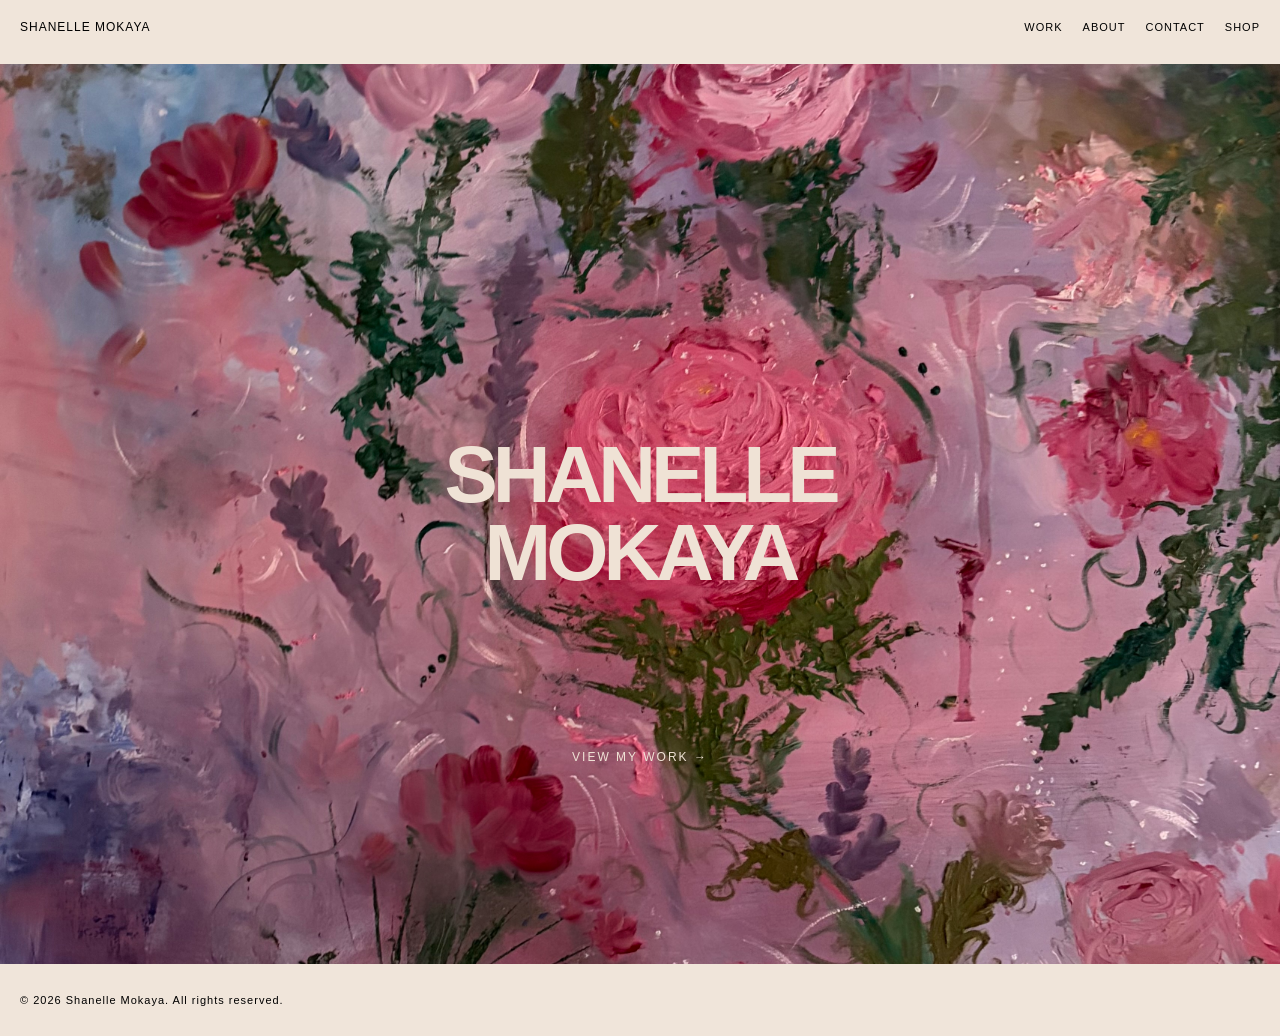
<file: index.html>
<!DOCTYPE html>
<html lang="en"> 
<head>
    <link rel="icon" type="image/jpeg" href="images/favicon.jpg">
    <meta charset="UTF-8">
    <meta name="viewport" content="width=device-width, initial-scale=1.0">

    <title>Shanelle Mokaya — Paintings</title>
    <link rel="stylesheet" href="style.css">
</head>
    <body> 
      <nav>
        <p>SHANELLE MOKAYA</p>
        <button class="menu-toggle" aria-label="Open menu">
    <span></span>
    <span></span>
    <span></span>
</button>
        <div class="navlinks">
        <a href="work.html">Work</a>
        <a href="about.html">About</a>
        <a href="about.html#contact">Contact</a>
       <a href="shop.html">Shop</a> 
        </div>
      </nav>  
        <section class="hero">
            <img class="hero-image"
            src="images/flowers.jpg"
             alt="Beauty-in-Chaos " >  
        <div class="hero-text">
        <h1>SHANELLE MOKAYA</h1> 
        </div>
    <a class="view-work" href="work.html">
        VIEW MY WORK →
    </a>
        </section>
    </div>
    <footer class="site-footer">
    <p>© 2026 Shanelle Mokaya. All rights reserved.</p>
</footer>
        <script src="script.js"></script>
    </body> 
</html>
</file>
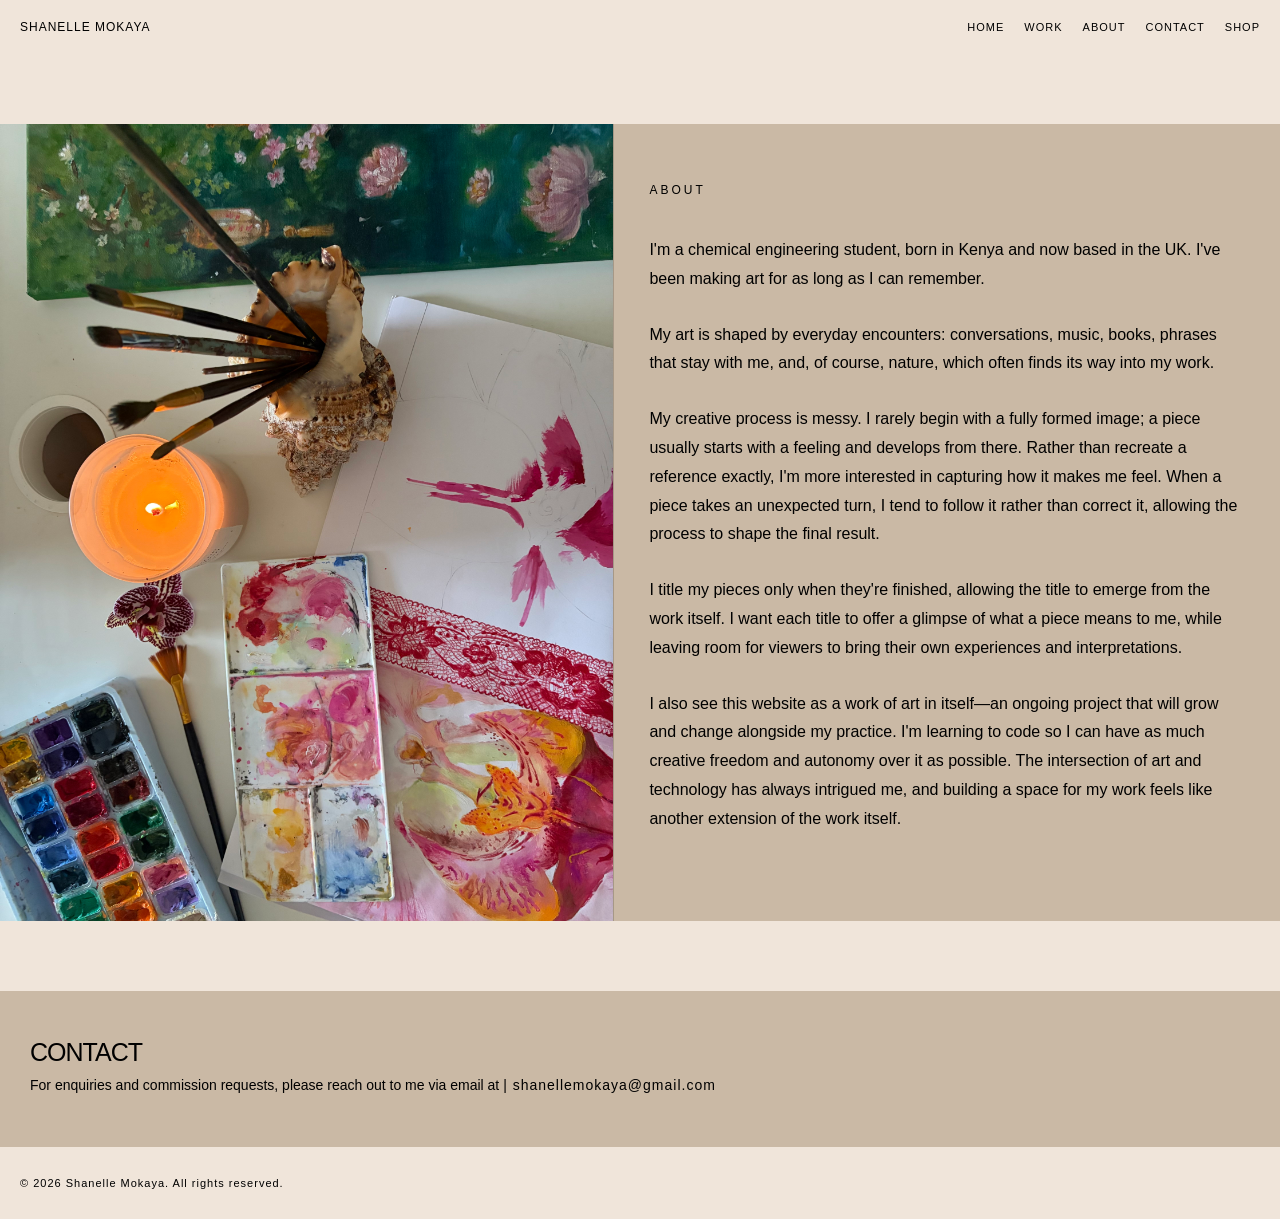
<file: about.html>
<!DOCTYPE html>
<html lang="en">

<head>
    <link rel="icon" type="image/jpeg" href="images/favicon.jpg">
    <meta charset="UTF-8">
    <meta name="viewport" content="width=device-width, initial-scale=1.0">

    <title>Shanelle Mokaya — Paintings</title>
    <link rel="stylesheet" href="style.css?v=20261111">
</head>

<body>

    <nav>
        <p>SHANELLE MOKAYA</p>
<button class="menu-toggle" aria-label="Open menu">
    <span></span>
    <span></span>
    <span></span>
</button>
        <div class="navlinks">
            <a href="index.html">Home</a>
            <a href="work.html">Work</a>
            <a href="about.html">About</a>
            <a href="about.html#contact">Contact</a>
        
  
            <a href="shop.html">Shop</a>
        </div>
    </nav>
<section id="about">

    <div class="about-visual">
    <img src="images/desk.jpg" alt="My painting workspace">
</div>

<div class="about-text">
    <h2>ABOUT</h2>

        <p class="about-intro">
            I'm a chemical engineering student, born in Kenya and now based in the UK.
            I've been making art for as long as I can remember.
        </p>

        <p>
            My art is shaped by everyday encounters: conversations, music, books,
            phrases that stay with me, and, of course, nature, which often finds its
            way into my work.
        </p>

        <p>
            My creative process is messy. I rarely begin with a fully formed image;
            a piece usually starts with a feeling and develops from there. Rather than
            recreate a reference exactly, I'm more interested in capturing how it makes
            me feel. When a piece takes an unexpected turn, I tend to follow it rather
            than correct it, allowing the process to shape the final result.
        </p>

        <p>
            I title my pieces only when they're finished, allowing the title to emerge
            from the work itself. I want each title to offer a glimpse of what a piece
            means to me, while leaving room for viewers to bring their own experiences
            and interpretations.
        </p>

        <p>
            I also see this website as a work of art in itself—an ongoing project that
            will grow and change alongside my practice. I'm learning to code so I can
            have as much creative freedom and autonomy over it as possible. The
            intersection of art and technology has always intrigued me, and building
            a space for my work feels like another extension of the work itself.
        </p>

    </div>

</section>
 
<section id="contact">
    <h2>Contact </h2>

     <p>
        For enquiries and commission requests, please reach out to me via email at <a href="mailto:shanellemokaya@gmail.com">| shanellemokaya@gmail.com</a>
    </p>
</section>
<footer class="site-footer">
    <p>© 2026 Shanelle Mokaya. All rights reserved.</p>
</footer>
<script src="script.js?v=20261111"></script>
</body>

</html>
</file>
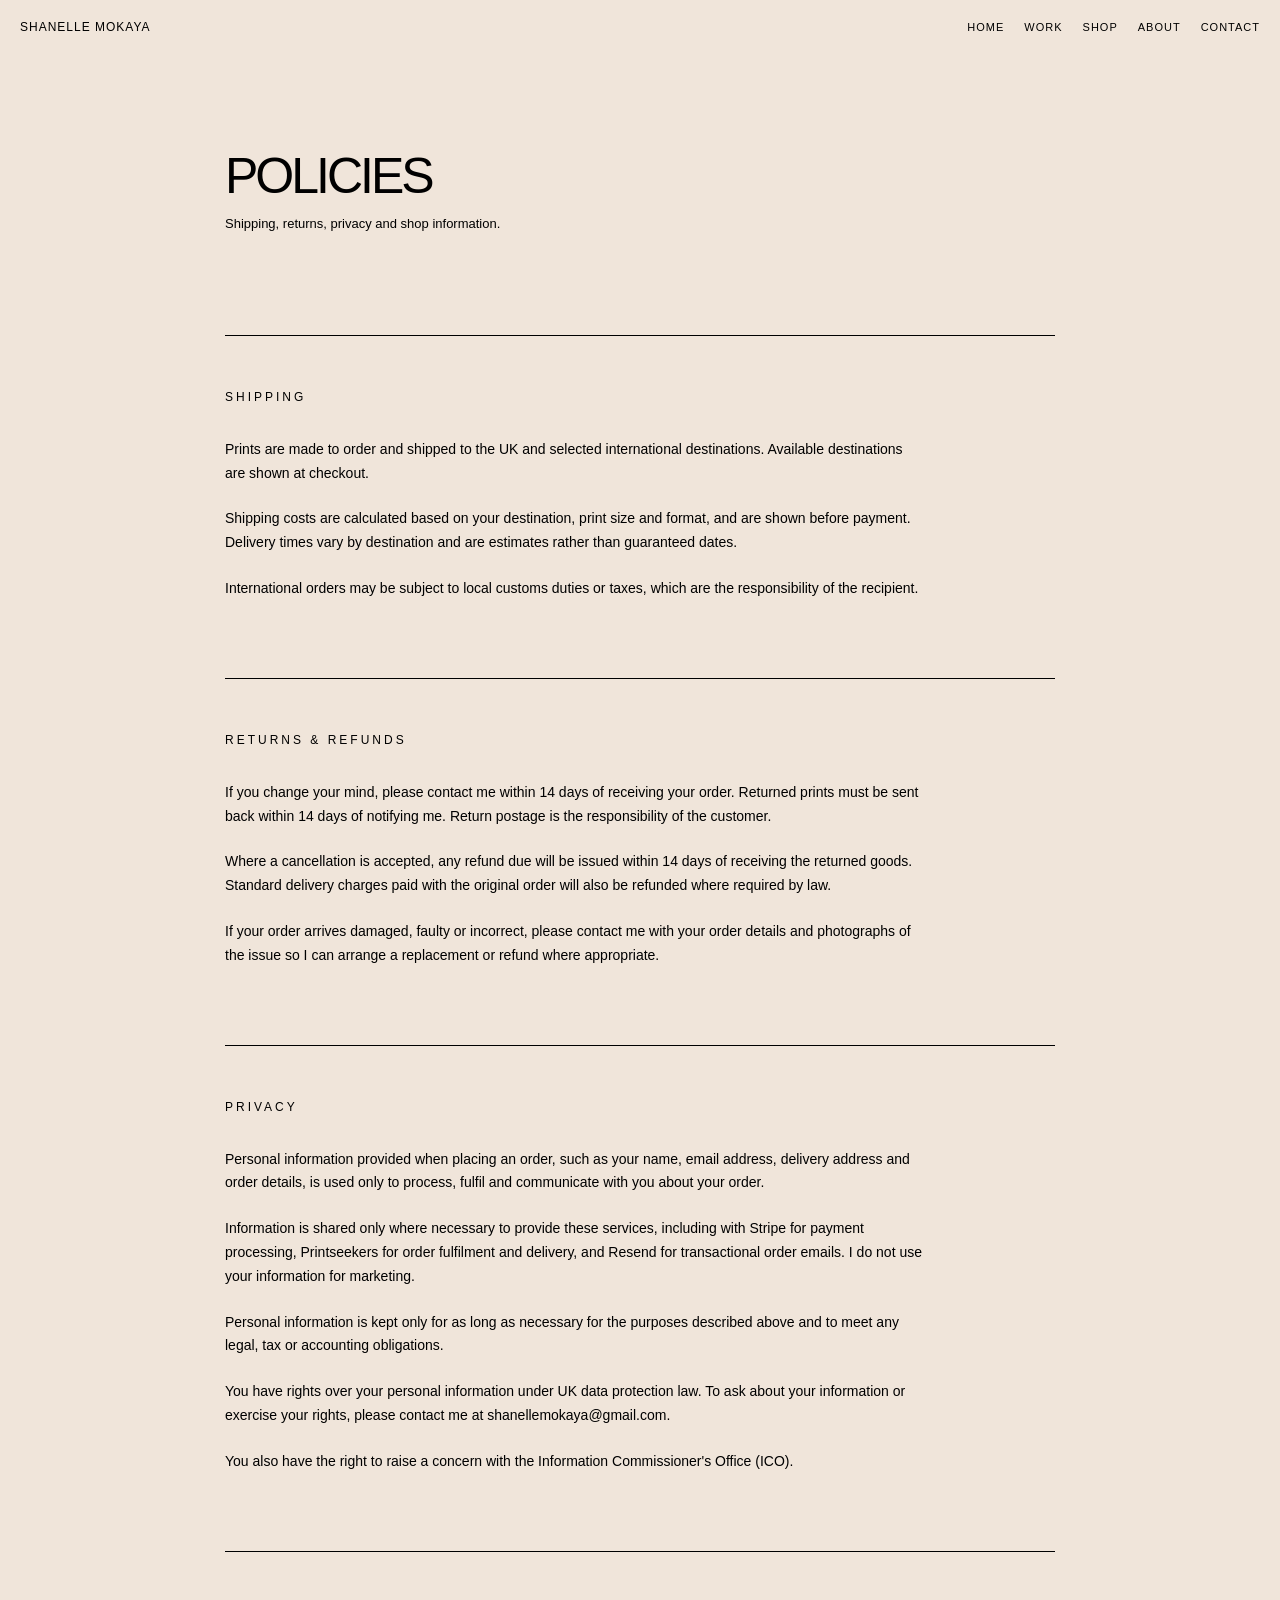
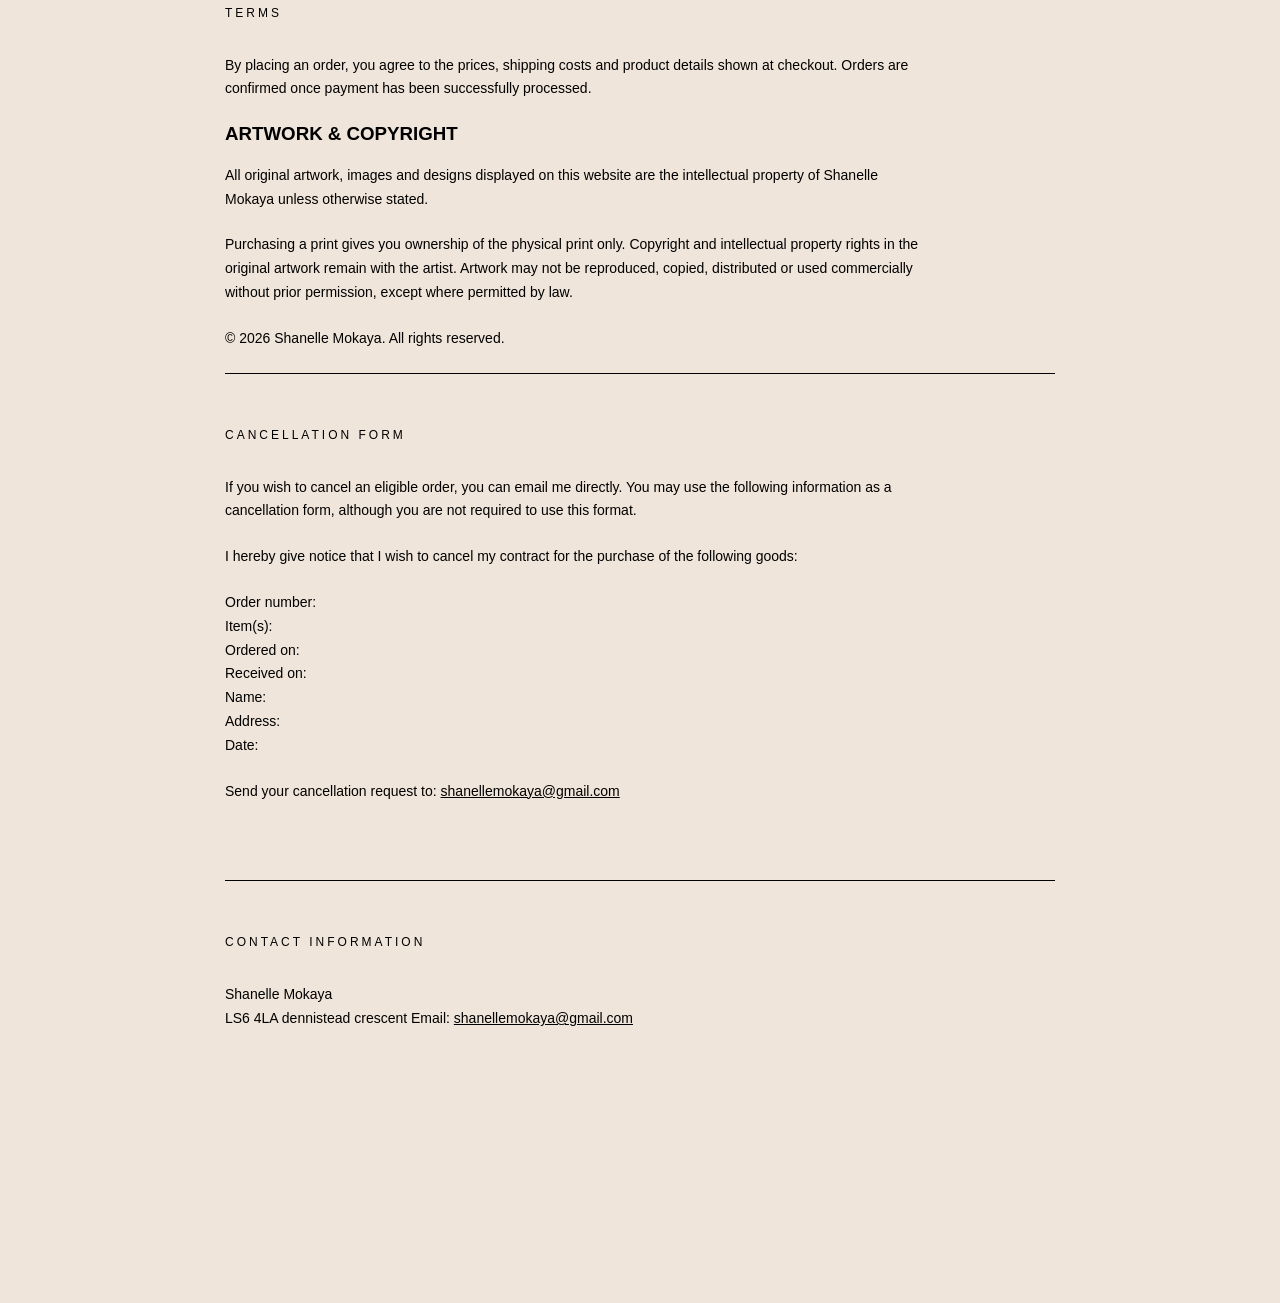
<file: policies.html>
<!DOCTYPE html>
<html lang="en">

<head>
    <meta charset="UTF-8">
    <meta name="viewport" content="width=device-width, initial-scale=1.0">
<link rel="icon" type="image/jpeg" href="images/favicon.jpg">
    <meta charset="UTF-8">
    <link rel="stylesheet" href="style.css">
    <title>Policies | Shanelle Mokaya</title>
</head>

<body>

    <nav>
        <p>SHANELLE MOKAYA</p>

        <button class="menu-toggle" aria-label="Open menu">
            <span></span>
            <span></span>
            <span></span>
        </button>

        <div class="navlinks">
            <a href="index.html">Home</a>
            <a href="work.html">Work</a>
            <a href="shop.html">Shop</a>
            <a href="about.html">About</a>
            <a href="about.html#contact">Contact</a>
        </div>
    </nav>


    <main class="policies">

        <header class="policies-header">
            <h1>POLICIES</h1>
            <p>Shipping, returns, privacy and shop information.</p>
        </header>


        <section class="policy-section" id="shipping">
            
<h2>SHIPPING</h2>

<p>
    Prints are made to order and shipped to the UK and selected international
    destinations. Available destinations are shown at checkout.
</p>

<p>
    Shipping costs are calculated based on your destination, print size and
    format, and are shown before payment. Delivery times vary by destination
    and are estimates rather than guaranteed dates.
</p>

<p>
    International orders may be subject to local customs duties or taxes,
    which are the responsibility of the recipient.
</p>
        </section>


        <section class="policy-section" id="returns">
            <h2>RETURNS & REFUNDS</h2>
      <p>
        If you change your mind, please contact me within 14 days of receiving
        your order. Returned prints must be sent back within 14 days of notifying
        me. Return postage is the responsibility of the customer.
    </p>

    <p>
        Where a cancellation is accepted, any refund due will be issued within
        14 days of receiving the returned goods. Standard delivery charges paid
        with the original order will also be refunded where required by law.
    </p>

    <p>
        If your order arrives damaged, faulty or incorrect, please contact me
        with your order details and photographs of the issue so I can arrange
        a replacement or refund where appropriate.
    </p>
        </section>


        <section class="policy-section" id="privacy">
            <h2>PRIVACY</h2>

<p>
    Personal information provided when placing an order, such as your name,
    email address, delivery address and order details, is used only to process,
    fulfil and communicate with you about your order.
</p>

<p>
    Information is shared only where necessary to provide these services,
    including with Stripe for payment processing, Printseekers for order
    fulfilment and delivery, and Resend for transactional order emails.
    I do not use your information for marketing.
</p>

<p>
  Personal information is kept only for as long as necessary for the
    purposes described above and to meet any legal, tax or accounting
    obligations.   
</p>

<p>
    You have rights over your personal information under UK data protection
    law. To ask about your information or exercise your rights, please contact
    me at shanellemokaya@gmail.com.
</p>
<p>
    You also have the right to raise a concern with the
    Information Commissioner's Office (ICO).
</p>
        </section>


        <section class="policy-section" id="terms">
            <h2>TERMS</h2>
<p>
    By placing an order, you agree to the prices, shipping costs and product
    details shown at checkout. Orders are confirmed once payment has been
    successfully processed.
</p>

<h3>ARTWORK & COPYRIGHT</h3>

<p>
    All original artwork, images and designs displayed on this website are
    the intellectual property of Shanelle Mokaya unless otherwise stated.
</p>

<p>
    Purchasing a print gives you ownership of the physical print only.
    Copyright and intellectual property rights in the original artwork remain
    with the artist. Artwork may not be reproduced, copied, distributed or
    used commercially without prior permission, except where permitted by law.
</p>

<p>
    © 2026 Shanelle Mokaya. All rights reserved.
</p>
<section class="policy-section" id="cancellation">
    <h2>CANCELLATION FORM</h2>

    <p>
        If you wish to cancel an eligible order, you can email me directly.
        You may use the following information as a cancellation form, although
        you are not required to use this format.
    </p>

    <p>
        I hereby give notice that I wish to cancel my contract for the
        purchase of the following goods:
    </p>

    <p>
        Order number:<br>
        Item(s):<br>
        Ordered on:<br>
        Received on:<br>
        Name:<br>
        Address:<br>
        Date:
    </p>

    <p>
        Send your cancellation request to:
        <a href="mailto:shanellemokaya@gmail.com">
            shanellemokaya@gmail.com
        </a>
    </p>
</section>
<section class="policy-section" id="contact-information">
    <h2>CONTACT INFORMATION</h2>

    <p>
        Shanelle Mokaya<br>
        LS6 4LA
        dennistead crescent
        Email: <a href="mailto:shanellemokaya@gmail.com">shanellemokaya@gmail.com</a>
    </p>
</section>
        </section>

    </main>

    <script src="script.js"></script>

</body>
</html>
</file>
<file: style.css>
*{box-sizing: border-box;}
body{margin: 0px;
       padding:0px;
     font-family: Arial, sans-serif;
     background-color:rgba(239, 226, 213, 0.88);
    transition: opacity 0.5s ease;}
    body.page-leaving {opacity: 0;}
nav {display: flex;
     justify-content: space-between;
     align-items: center;
     padding: 20px;
font-size: 12px;
margin-bottom: 10px;}
nav p {margin: 0px;
       letter-spacing: 1px;}
.navlinks {display: flex;
           gap: 20px;
       text-transform: uppercase;
letter-spacing: 1px;
font-size: 11px;}
nav a {text-decoration: none;
       color: black;
       font-weight: 200;}
     h1{font-size: 80px;
       font-weight: 400;
       line-height: 0.9;
       letter-spacing: -5px;
       margin: 0px;}
.subtitle{font-size: 100px;
         font-weight: 400;
         text-transform: uppercase;
         line-height: 0.9;
         letter-spacing: 2px;
         margin-top: 15px;
         margin-bottom: 0px;
       color: #efe2d5;}
.hero{height: 100vh;
       position: relative;
       display: flex;
       flex-direction: column;
       justify-content:space-between ;
       overflow: hidden;}
.hero-image{width: 100%;
       inset: 0;
          height: 100%;
          object-fit:cover;
       overflow: hidden;
          position: absolute;}
.hero h1 {position: absolute;   
          left: 50%;
          top: 50%;
          transform: translateX(-50%) translateY(-50%);
          color:#efe2d5;
          text-align:center;
          font-size: 80px;
          font-weight: 900;
          line-height: 0.97;
          letter-spacing: -5px;}
.painting img{
          width: 100%;
             height: auto;
             display: block;   
transition: transform 0.4s ease;}
.painting {break-inside: avoid;
           margin-bottom: 20px;}
.gallery{position: relative;
        margin: 0 20px;}
.diptych {grid-column: span 2;}
.view-work {
    position: absolute;
    left: 50%;
    bottom:200px;
    transform: translateX(-50%);

    color: #efe2d5;
    text-decoration: none;
    font-size: 12px;
    letter-spacing: 2px;

    opacity: 0;
    animation: viewWorkEnter 2.1s ease 0.9s forwards;
}
@keyframes viewWorkEnter {
    0% {
        opacity: 0;
        transform: translateX(-50%) translateY(20px);
    }
    to {
        opacity: 1; transform: translateX(-50%) translateY(0);
    }
}
#work{padding-top: 150px;
padding-bottom: 150px;
padding-left: 20px;}
.painting:hover img{transform: scale(1.05);}
.painting h3{ transition: transform 0.4s ease;
font-weight:150;
font-size: 14px;
text-transform: uppercase;}
       .painting:hover h3{transform:translateX(10px);
        font-weight: 200;

        
}
.work-intro {padding: 0 20px 90px 20px;}
.work-intro h2{font-size: 50px;
         margin: 0px;
         text-transform: uppercase;
         letter-spacing: -3px;
        font-weight: 400;
    line-height: 0.9;}
.diptych-images {
    display: grid;
    grid-template-columns: 1fr 1fr;
    gap: 10px;
}
.diptych-images img {
    width: 100%;
    max-width: none;
    height: auto;
    display: block;
}
.viewer.open {display:flex}
.viewer {
    display: none;
    position: fixed;
    inset: 0;
    background-color: #efe2d5;
    z-index: 10;
    align-items: center;
    justify-content: center;
    flex-direction: column;
}
.viewer-image {
    max-width: 70vw;
    max-height: 70vh;
    width: auto;
    height: auto;
    object-fit: contain;
background-color: #efe2d5;
    box-shadow: 0px 0px 20px rgba(0,0,0,0.2);
    transition: transform 0.7s ease;
}

.viewer-close {
    position: absolute;
    top: 10px;
    right: 30px;
    font-size: 10px;
    cursor: pointer;
    font-weight: 50;
    background: none;
    border: none;
    cursor: pointer;
text-transform: uppercase;}
    .viewer-title {
    margin-top: 30px;
    font-size: 15px;
    font-weight: 400;
    text-transform: uppercase;
    letter-spacing: 2px;}

.viewer-info {
    text-align: center;
    margin-top: 20px;
}
.viewer-image-container {
    position: relative;
    display: inline-block;
}

.magnifier {
    position: absolute;
    width: 210px;
    height: 220px;
    border: 1px solid#efe2d5;
    border-radius: 50%;
    pointer-events: none;
    display: none;
    background-repeat: no-repeat;
    transform: translate(-50%, -50%);
}
.viewer-image-container:hover .magnifier {
    display: block;}
.viewer-image-container {cursor: none;}

/* Keep the magnifier instructions hidden except when mobile JS reveals them. */
.magnifier-hint {
    display: none;
}

/* About: text determines the section height; the image crops to fit its column. */
#about {
    display: grid;
    grid-template-columns: minmax(0, 48%) minmax(0, 52%);
    margin: 70px 0;
    background-color: rgb(202, 185, 165);
}

.about-visual {
    position: relative;
    min-width: 0;
    overflow: hidden;
    border-right: 1px solid rgba(0, 0, 0, 0.18);
}

.about-visual img {
    position: absolute;
    inset: 0;
    width: 100%;
    height: 100%;
    object-fit: cover;
    object-position: center;
    display: block;
}



.about-text {
    display: flex;
    flex-direction: column;
    justify-content: center;

    width: 100%;
    max-width: 750px;
    margin: 0 auto;
    

    padding: 60px 35px;
}

#about h2 {
    position: static;

    width: 100%;
    margin: 0 0 40px;
    padding: 0;

    color: black;

    font-size: 12px;
    font-weight: 400;
    line-height: 1;
    letter-spacing: 3px;
    text-transform: uppercase;
    text-align: left;
}

#about .about-text p {
    width: 100%;
    margin: 0 0 27px;
    font-weight: 300;
    font-family: sans-serif;

    font-size: 16px;
    line-height: 1.8;
}


#contact {background-color:  #efe2d5;
          padding:  40px 30px 40px ;
       font-size: 14px;
       font-family: sans-serif;
       font-weight: 100;
    background-color: rgb(202, 185, 165);}
#contact h2 {font-size: 25px;
          margin: 0px;
          letter-spacing: -1px;
          text-transform: uppercase;
          font-weight: 100;
          font-family: sans-serif;
          margin-top: 10px;
          line-height: 0.9;}
#contact a {text-decoration: none;
          color: black;
          font-weight: 200;
          font-family: sans-serif;
          letter-spacing: 1px;
          font-size: 14px;}
  #shop {
    padding: 0 20px 100px 20px;
}

.shop-intro {
    margin-bottom: 80px;
}

.shop-intro h1 {
    font-size: 50px;
    font-weight: 400;
    letter-spacing: -3px;
    line-height: 0.9;
    margin: 0;
}

.shop-container {
    display: grid;
    grid-template-columns: repeat(3, 1fr);
    gap: 42px;
}

.shop-item img {
    width: 100%;
    height: auto;
    display: block;
}

.shop-item-info {
    margin-top: 14px;
    font-size: 5px
}

.shop-item h2 {
    font-size: 10px;
    font-weight:400;
    text-transform: uppercase;
    
}

.shop-type,
.shop-price {
    font-size: 11px;
    margin: 3px 0;
}


.shop-viewer {
    display: none;
    position: fixed;
    inset: 0;
    z-index: 20;
    background-color: #efe2d5;
}

.shop-viewer.open {
    display: grid;
    grid-template-columns: 60% 40%;
    align-items: center;
}




.shop-viewer-image {
    height: 100vh;

    display: flex;
    justify-content: center;
    align-items: center;

    padding: 70px;
    box-sizing: border-box;
}

.shop-viewer-image img {
    max-width: 100%;
    max-height: 75vh;

    width: auto;
    height: auto;

    object-fit: contain;

    box-shadow: 0 0 20px rgba(0, 0, 0, 0.4);
}




.shop-viewer-info {
    padding: 60px;
    max-width: 380px;
}

.shop-viewer-title {
    font-size: 38px;
    font-weight: 400;
    line-height: 0.95;
    letter-spacing: -2px;

    margin: 0 0 12px 0;
}

.shop-viewer-type {
    font-size: 11px;
    text-transform: uppercase;
    letter-spacing: 1px;

    margin: 0 0 45px 0;
}




.shop-option {
    margin-bottom: 28px;
}

.shop-option label {
    display: block;

    font-size: 10px;
    text-transform: uppercase;
    letter-spacing: 1px;

    margin-bottom: 8px;
}

.shop-option select {
    width: 100%;

    padding: 10px 0;

    border: none;
    border-bottom: 1px solid black;
    border-radius: 0;

    background-color: transparent;

    font-family: Arial, sans-serif;
    font-size: 12px;

    cursor: pointer;
}



.format-description {
    font-size: 11px;
    line-height: 1.5;

    opacity: 0.65;

    margin: 10px 0 0 0;
}



.shop-viewer-price {
    font-size: 18px;

    margin: 35px 0 20px 0;
}



.add-to-cart {
    width: 100%;

    padding: 14px;

    background-color: transparent;
    border: 1px solid black;

    font-family: Arial, sans-serif;
    font-size: 10px;

    text-transform: uppercase;
    letter-spacing: 1px;

    cursor: pointer;

    transition:
        background-color 0.25s ease,
        color 0.25s ease;
}

.add-to-cart:hover {
    background-color: black;
    color: #efe2d5;
}


.shop-viewer-close {
    position: absolute;

    top: 25px;
    right: 30px;

    border: none;
    background: none;

    font-family: Arial, sans-serif;
    font-size: 10px;

    text-transform: uppercase;
    letter-spacing: 1px;

    cursor: pointer;
}
.cart-drawer {
    position: fixed;
    top: 0;
    right: 0;

    width: 420px;
    height: 100vh;

    background-color: #efe2d5;
    z-index: 30;

    padding: 30px;
    box-sizing: border-box;

    display: flex;
    flex-direction: column;

    transform: translateX(100%);
    transition: transform 0.4s ease;
}

.cart-drawer.open {
    transform: translateX(0);
}

.cart-header {
    display: flex;
    justify-content: space-between;
    align-items: center;
}

.cart-header h2 {
    font-size: 24px;
    font-weight: 400;
    margin: 0;
}

.cart-close {
    border: none;
    background: none;
    cursor: pointer;
    text-transform: uppercase;
    font-size: 12px
}

.cart-items {
    flex: 1;
    margin-top: 40px;
    overflow-y: auto;
}

.cart-footer {
    border-top: 1px solid black;
    padding-top: 20px;
}

.checkout-button {
    width: 100%;
    padding: 14px;
    background: black;
    color: #efe2d5;
    border: none;
    cursor: pointer;
}
.cart-item {
    display: grid;
    grid-template-columns: 90px 1fr;
    gap: 18px;

    padding-bottom: 22px;
    margin-bottom: 22px;

    border-bottom: 1px solid rgba(0, 0, 0, 0.2);
}

.cart-item img {
    width: 90px;
    height: 110px;
    object-fit: cover;
}

.cart-item-info h3 {
    margin: 0 0 10px;
    font-size: 14px;
    font-weight: 400;
}

.cart-item-info p {
    margin: 4px 0;
    font-size: 11px;
    line-height: 1.4;
}
.cart-footer {
    flex-shrink: 0;
    padding-top: 20px;
}

.cart-footer label {
    display: block;
    margin-bottom: 8px;

    font-size: 11px;
    text-transform: uppercase;
    letter-spacing: 1px;
}

#shipping-country {
    width: 100%;
    padding: 12px 28px 12px 0;
    margin-bottom: 18px;

    border: none;
    border-bottom: 1px solid black;
    border-radius: 0;

    background: transparent;
    color: black;

    font-family: Arial, sans-serif;
    font-size: 14px;

    appearance: none;
    -webkit-appearance: none;

    cursor: pointer;
}
#shipping-country:focus {
    outline: none;
    border-bottom: 2px solid black;
}

.remove-item {
    border: none;
    background: none;

    padding: 0;
    margin-top: 12px;

    font-size: 10px;
    text-transform: uppercase;
    letter-spacing: 1px;

    cursor: pointer;
    opacity: 0.6;
}

.remove-item:hover {
    opacity: 1;
}

.cart-subtotal {
    font-size: 13px;
    margin: 0 0 18px;
}

.empty-cart {
    font-size: 12px;
    opacity: 0.6;
}
.site-footer {
    padding: 30px 20px;
    font-size: 11px;
    letter-spacing: 1px;
}

.site-footer p {
    margin: 0;
}
/* ---------- MOBILE NAV ---------- */

.menu-toggle {
    display: none;
}
/* ---------- POLICIES ---------- */
.shop-footer {
    padding: 35px 20px;
    border-top: 1px solid black;

    display: flex;
    justify-content: space-between;
    align-items: center;

    font-size: 11px;
    letter-spacing: 1px;
}

.shop-footer a {
    color: black;
    text-decoration: none;
}

.shop-footer a:hover {
    text-decoration: underline;
}

.shop-footer p {
    margin: 0;
}
.policies {
    max-width: 900px;
    margin: 100px auto 140px;
    padding: 0 35px;
}

.policies-header {
    margin-bottom: 100px;
}

.policies-header h1 {
    margin: 0 0 15px;

    font-size: 50px;
    font-weight: 400;
    line-height: 0.9;
    letter-spacing: -3px;
}

.policies-header p {
    margin: 0;
    font-size: 13px;
    line-height: 1.6;
}

.policy-section {
    padding: 55px 0;
    border-top: 1px solid black;
}

.policy-section h2 {
    margin: 0 0 35px;

    font-size: 12px;
    font-weight: 400;
    line-height: 1;
    letter-spacing: 3px;
}

.policy-section p {
    max-width: 700px;
    margin: 0 0 22px;

    font-size: 14px;
    line-height: 1.7;
}

.policy-section a {
    color: black;
}
@media (max-width: 900px) {
    #about {
        display: block;
    }

   .about-visual {
    width: 100%;
    height: calc(100svh - 68px);
    border-right: 0;
    border-bottom: 1px solid rgba(0, 0, 0, 0.18);
}

.about-visual img {
    position: static;
    width: 100%;
    height: 100%;
    object-fit: cover;
    display: block;
}

    .about-text {
        width: 100%;
        max-width: none;
        padding: 55px 35px;
    }
}

@media (max-width: 600px) {

    nav {
        position: relative;
        display: flex;
        justify-content: space-between;
        align-items: center;
        padding: 18px 16px;
    }

    .menu-toggle {
        display: flex;
        flex-direction: column;
        justify-content: center;
        gap: 5px;

        width: 32px;
        height: 32px;
        padding: 4px;

        background: transparent;
        border: none;
        cursor: pointer;
        z-index: 50;
    }
    .viewer-image-container:hover .magnifier {
    display: none;
}

.viewer-image-container .magnifier.touch-active {
    display: block;
}
#work {
    padding-top: 60px;
}

.work-intro {
    padding-top: 0;
}
    
    /* POLICIES */

.policies {
    margin: 60px auto 90px;
    padding: 0 22px;
}

.policies-header {
    margin-bottom: 70px;
}

.policies-header h1 {
    font-size: 42px;
}

.policy-section {
    padding: 45px 0;
}

.policy-section p {
    font-size: 14px;
    line-height: 1.7;
}

    .menu-toggle span {
        display: block;
        width: 24px;
        height: 1px;
        background: black;
    }

    nav .navlinks {
        display: none;
        position: absolute;

        top: 100%;
        left: 0;
        right: 0;

        padding: 25px 20px;
        background: #efe2d5;

        flex-direction: column;
        align-items: flex-end;
        gap: 20px;

        z-index: 40;
    }

    nav .navlinks.open {
        display: flex;
    }

    nav .navlinks a {
        font-size: 14px;
    }


    /* HOME */

    .view-work {
    font-size: 16px;
    bottom: 110px;
    padding: 14px 20px;
    letter-spacing: 2px;
    white-space: nowrap;
}
/* ABOUT MOBILE */

#about {
    display: block;
    margin: 0;
}

.about-visual {
    width: 100%;
    height: calc(100svh - 68px);
}

.about-visual img {
    width: 100%;
    height: 100%;
    object-fit: cover;
    display: block;
}

.about-text {
    display: block;
    padding: 55px 22px 65px;
}

#about h2 {
    position: static;

    width: 100%;
    margin: 0 0 40px;
    padding: 0;

    color: black;

    font-size: 12px;
    font-weight: 400;
    line-height: 1;
    letter-spacing: 3px;
    text-transform: uppercase;
    text-align: left;
}

#about .about-text p {
    max-width: none;
    margin: 0 0 28px;

    font-size: 14px;
    line-height: 1.65;
}

#about .about-intro {
    font-size: 17px;
    line-height: 1.5;
    margin-bottom: 38px;
}


.viewer {
    overflow-y: auto;
    justify-content: flex-start;
    padding: 70px 22px 40px;
}

.viewer-image-container {
    width: 100%;
    text-align: center;
}

.viewer-image {
    max-width: 100%;
    max-height: 65vh;
}

.viewer .viewer-close {
    position: static !important;
    top: auto !important;
    right: auto !important;
    bottom: auto !important;

    align-self: flex-end;
    margin: 18px 0 0 0;
color: black;
-webkit-text-fill-color:black ;
    font-size: 12px;
    letter-spacing: 1px;
}
.magnifier-hint {
    display: block;
    position: absolute;
    left: 50%;
    top: 15px;
bottom: auto;
    transform: translateX(-50%) translateY(8px);

    margin: 0;
    padding: 8px 12px;

    background: rgba(239, 226, 213, 0.9);
    color: black;

    font-size: 10px;
    letter-spacing: 1px;
    text-transform: uppercase;
    white-space: nowrap;

    opacity: 0;
    pointer-events: none;
    z-index: 5;

    transition: opacity 0.3s ease, transform 0.3s ease;
}

.magnifier-hint.show {
    opacity: 1;
    transform: translateX(-50%) translateY(0);
}
    /* SHOP GRID */

    #shop {
        padding-left: 14px;
        padding-right: 14px;
    }

    .shop-container {
        grid-template-columns: repeat(2, 1fr);
        gap: 28px 14px;
    }


    /* SHOP VIEWER */

    .shop-viewer.open {
    display: flex !important;
    flex-direction: column !important;
    align-items: stretch;
    overflow-y: auto;
    overflow-x: hidden;
}

    .shop-viewer-image {
        width: 100%;
        height: auto;
        min-height: 70vh;
        flex-shrink: 0;
        padding: 65px 25px 30px;
    }

    .shop-viewer-image img {
        max-width: 100%;
        max-height: 60vh;
    }

    .shop-viewer-info {
        width: 100%;
        max-width: none;
        padding: 20px 22px 70px;
    }

    .shop-viewer-title {
        font-size: 36px;
        margin-bottom: 10px;
    }

    .shop-viewer-type {
        margin-bottom: 40px;
    }

  .shop-viewer-close {
    position: absolute;
    top: 70vh;
    right: 22px;
    transform: none;
    writing-mode: horizontal-tb;
    z-index: 21;
    font-size: 12px;
    text-transform: uppercase;
    letter-spacing: 1px;
    color: black;
    -webkit-text-fill-color: black;
}


    /* BUYING OPTIONS */

    .shop-option {
        margin-bottom: 32px;
    }

    .shop-option label {
        font-size: 11px;
    }

    .shop-option select {
        font-size: 16px;
        padding: 13px 0;
    }

    .format-description {
        font-size: 12px;
    }

    .shop-viewer-price {
        font-size: 22px;
    }

    .add-to-cart {
        min-height: 50px;
        font-size: 12px;
    }


    /* CART */
body.cart-open nav {
    display: none;
}
    body:has(.cart-drawer.open) nav {
    display: none;
}
    .cart-drawer {
        width: 100%;
        padding: 22px;
        padding-bottom: 30px;
    }
    .cart-footer {
    flex-shrink: 0;
    padding-top: 20px;
}

.cart-footer label {
    display: block;
    margin-bottom: 8px;

    font-size: 11px;
    text-transform: uppercase;
    letter-spacing: 1px;
}


}

.checkout-button {
    width: 100%;
    min-height: 50px;

    font-size: 12px;
    text-transform: uppercase;
    letter-spacing: 1px;
}

    #shipping-country {
    width: 100%;
    min-height: 48px;

    padding: 12px 30px 12px 0;
    margin-bottom: 18px;

    border: none;
    border-bottom: 1px solid black;
    border-radius: 0;

    background: transparent;
    color: black;

    font-family: Arial, sans-serif;
    font-size: 14px;

    appearance: none;
    -webkit-appearance: none;

    cursor: pointer;
}

#shipping-country:focus {
    outline: none;
    border-bottom: 2px solid black;
}
</file>
